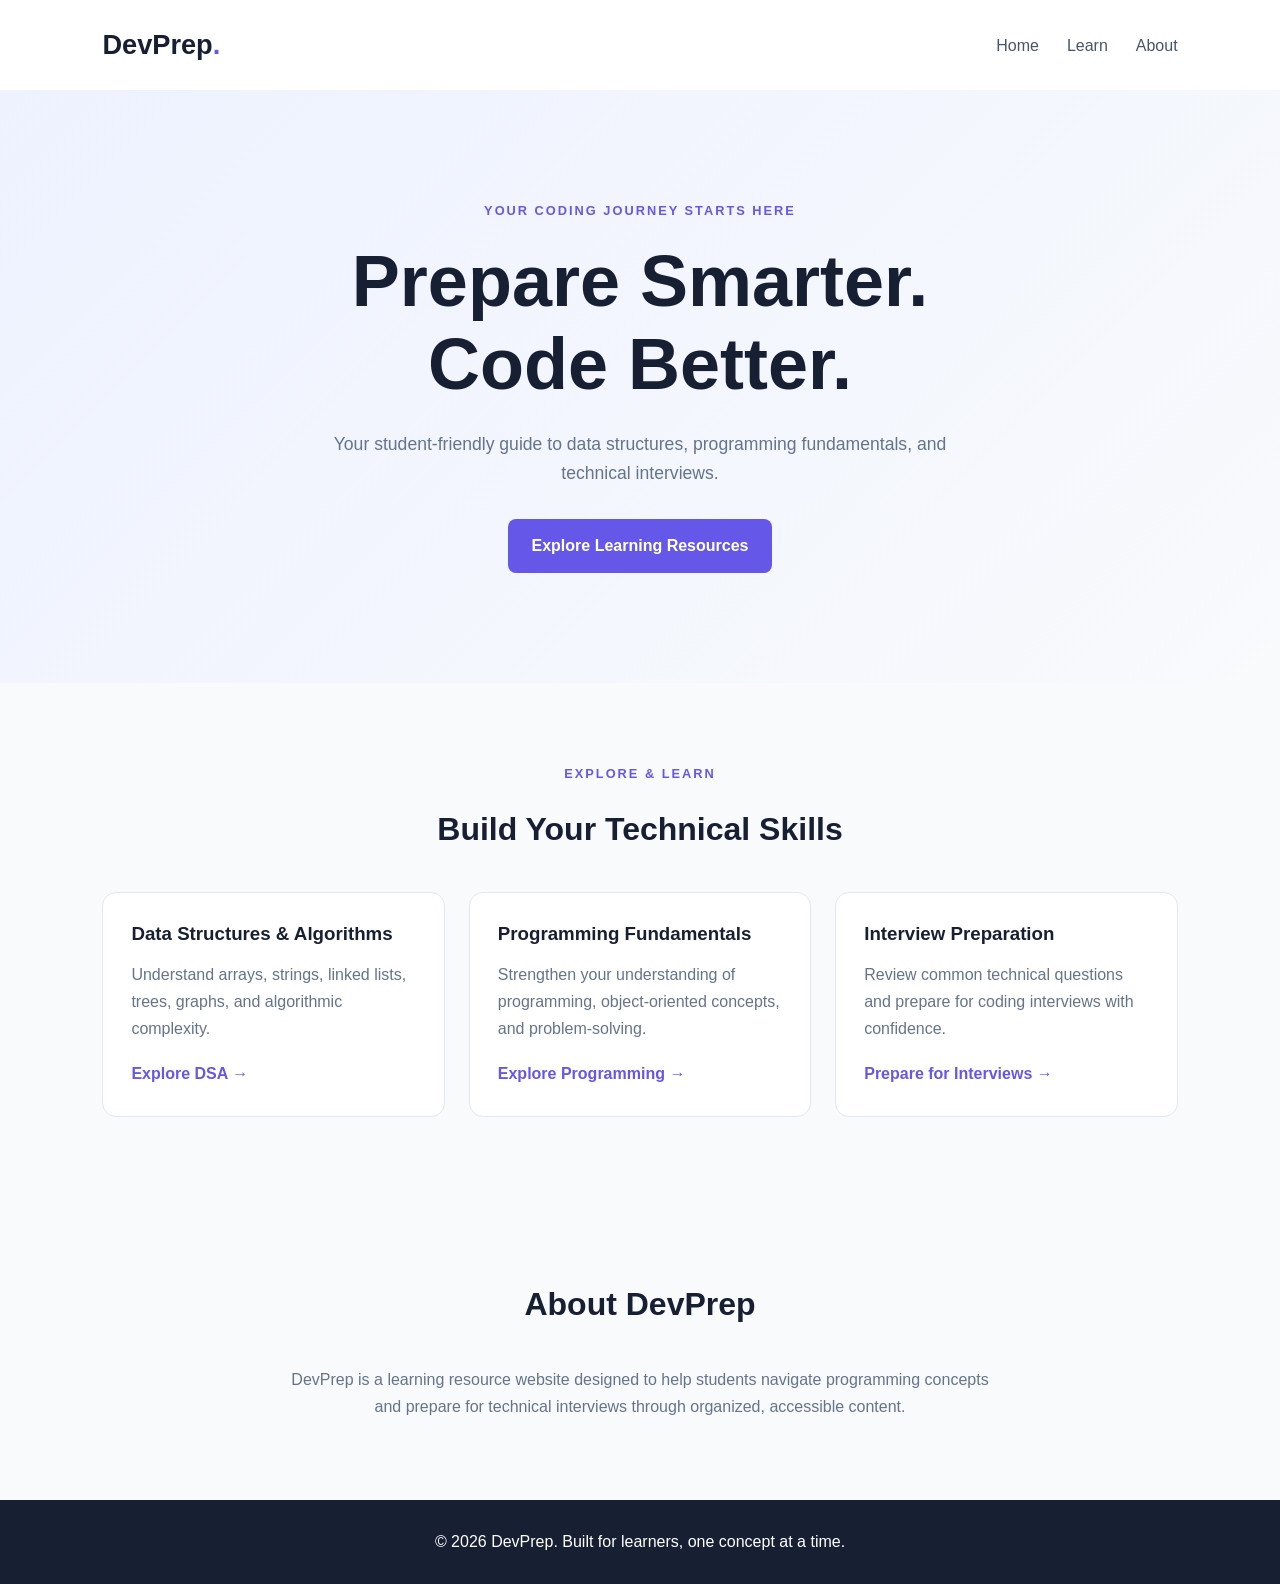
<file: index.html>
<!DOCTYPE html>
<html lang="en">
<head>
    
    <meta charset="UTF-8">
    <meta name="viewport" content="width=device-width, initial-scale=1.0">

    <title>DevPrep | DSA, Coding & Interview Preparation</title>

    <meta name="description"
          content="Prepare for technical interviews with DevPrep. Explore DSA concepts, programming tutorials, coding practice, and interview preparation resources.">

    <meta name="robots" content="index, follow">

    <link rel="canonical" href="https://vaibhavi2165.github.io/devprep/">
    <link rel="stylesheet" href="style.css">
    <meta name="google-site-verification" content="aOss_APf_h7gZK1dZ_V7EHHfTdq1URNYKser-Eo6oWM" />
</head>

<body>

    <header>
        <nav class="navbar">
            <a href="index.html" class="logo">DevPrep<span>.</span></a>

            <div class="nav-links">
                <a href="#home">Home</a>
                <a href="#topics">Learn</a>
                <a href="#about">About</a>
            </div>
        </nav>
    </header>

    <main>
        <section class="hero" id="home">
            <p class="eyebrow">YOUR CODING JOURNEY STARTS HERE</p>

            <h1>Prepare Smarter.<br>Code Better.</h1>

            <p class="hero-text">
                Your student-friendly guide to data structures,
                programming fundamentals, and technical interviews.
            </p>

            <a href="#topics" class="button">Explore Learning Resources</a>
        </section>

        <section class="topics" id="topics">
            <p class="eyebrow">EXPLORE & LEARN</p>

            <h2>Build Your Technical Skills</h2>

            <div class="card-container">
                <article class="card">
                    <h3>Data Structures & Algorithms</h3>
                    <p>
                        Understand arrays, strings, linked lists,
                        trees, graphs, and algorithmic complexity.
                    </p>
                    <a href="dsa.html">Explore DSA →</a>
                </article>

                <article class="card">
                    <h3>Programming Fundamentals</h3>
                    <p>
                        Strengthen your understanding of programming,
                        object-oriented concepts, and problem-solving.
                    </p>
                    <a href="programming.html">Explore Programming →</a>
                </article>

                <article class="card">
                    <h3>Interview Preparation</h3>
                    <p>
                        Review common technical questions and
                        prepare for coding interviews with confidence.
                    </p>
                    <a href="interview.html">Prepare for Interviews →</a>
                </article>
            </div>
        </section>

        <section class="about" id="about">
            <h2>About DevPrep</h2>

            <p>
                DevPrep is a learning resource website designed
                to help students navigate programming concepts
                and prepare for technical interviews through
                organized, accessible content.
            </p>
        </section>
    </main>

    <footer>
        <p>© 2026 DevPrep. Built for learners, one concept at a time.</p>
    </footer>

    <script src="script.js"></script>
</body>
</html>
</file>
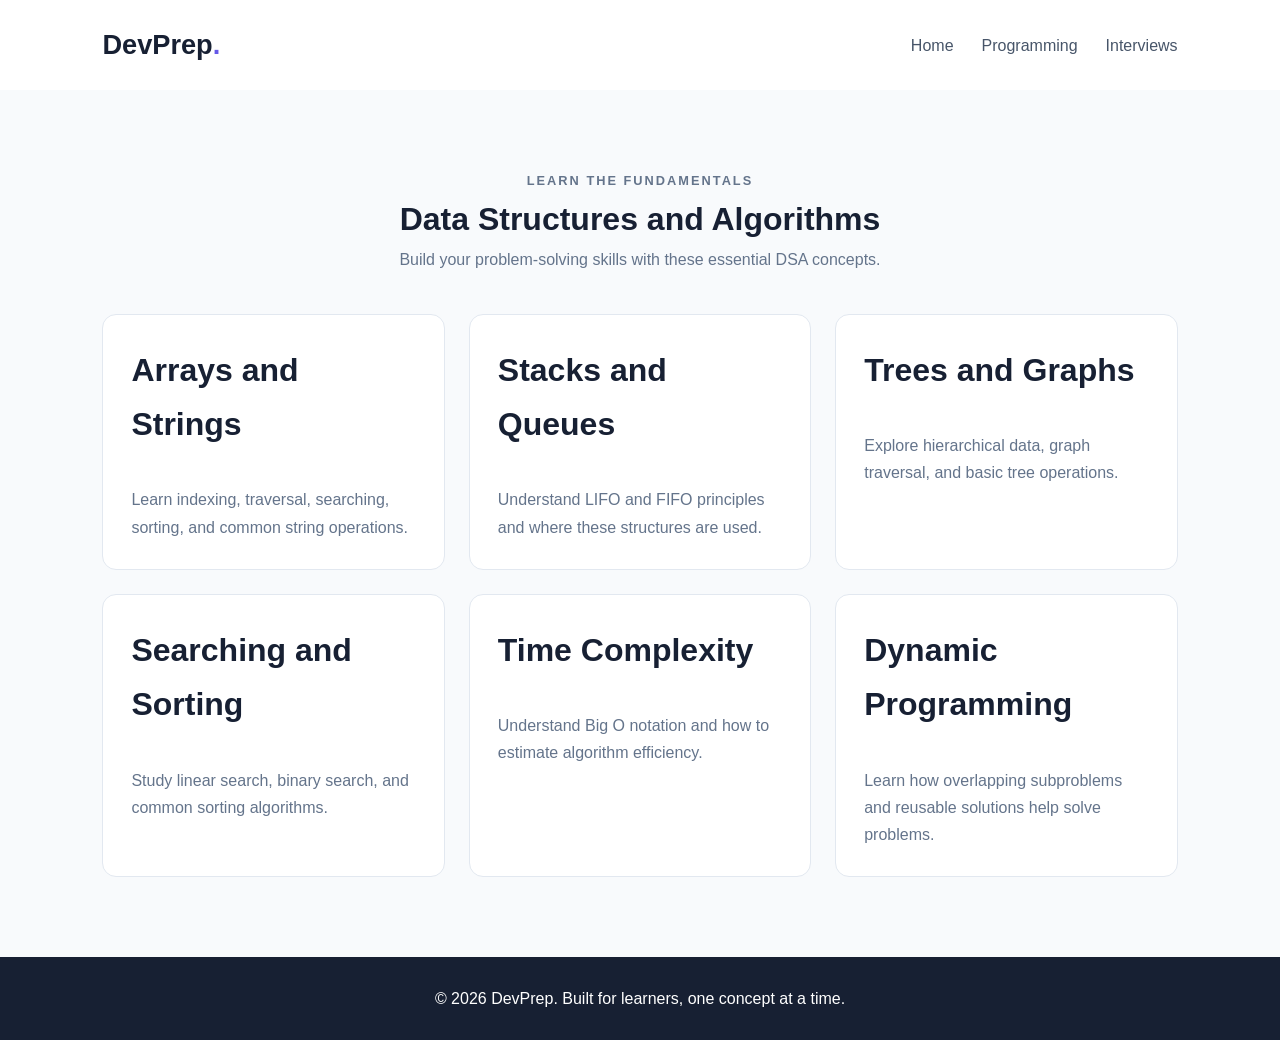
<file: dsa.html>
<!DOCTYPE html>
<html lang="en">
<head>
    <meta charset="UTF-8">
    <meta name="viewport" content="width=device-width, initial-scale=1.0">

    <title>Data Structures and Algorithms Guide | DevPrep</title>
    <meta name="description"
          content="Learn data structures and algorithms, including arrays, linked lists, stacks, queues, trees, graphs, and algorithm complexity.">
    <meta name="robots" content="index, follow">

    <link rel="canonical" href="https://vaibhavi2165.github.io/devprep/dsa.html">
    <link rel="stylesheet" href="style.css">
</head>
<body>
    <header>
        <nav class="navbar">
            <a href="index.html" class="logo">DevPrep<span>.</span></a>
            <div class="nav-links">
                <a href="index.html">Home</a>
                <a href="programming.html">Programming</a>
                <a href="interview.html">Interviews</a>
            </div>
        </nav>
    </header>

    <main class="about">
        <p class="eyebrow">LEARN THE FUNDAMENTALS</p>
        <h1>Data Structures and Algorithms</h1>
        <p>Build your problem-solving skills with these essential DSA concepts.</p>

        <div class="card-container" style="margin-top: 40px;">
            <article class="card">
                <h2>Arrays and Strings</h2>
                <p>Learn indexing, traversal, searching, sorting, and common string operations.</p>
            </article>

            <article class="card">
                <h2>Stacks and Queues</h2>
                <p>Understand LIFO and FIFO principles and where these structures are used.</p>
            </article>

            <article class="card">
                <h2>Trees and Graphs</h2>
                <p>Explore hierarchical data, graph traversal, and basic tree operations.</p>
            </article>

            <article class="card">
                <h2>Searching and Sorting</h2>
                <p>Study linear search, binary search, and common sorting algorithms.</p>
            </article>

            <article class="card">
                <h2>Time Complexity</h2>
                <p>Understand Big O notation and how to estimate algorithm efficiency.</p>
            </article>

            <article class="card">
                <h2>Dynamic Programming</h2>
                <p>Learn how overlapping subproblems and reusable solutions help solve problems.</p>
            </article>
        </div>
    </main>

    <footer>
        <p>© 2026 DevPrep. Built for learners, one concept at a time.</p>
    </footer>
</body>
</html>
</file>
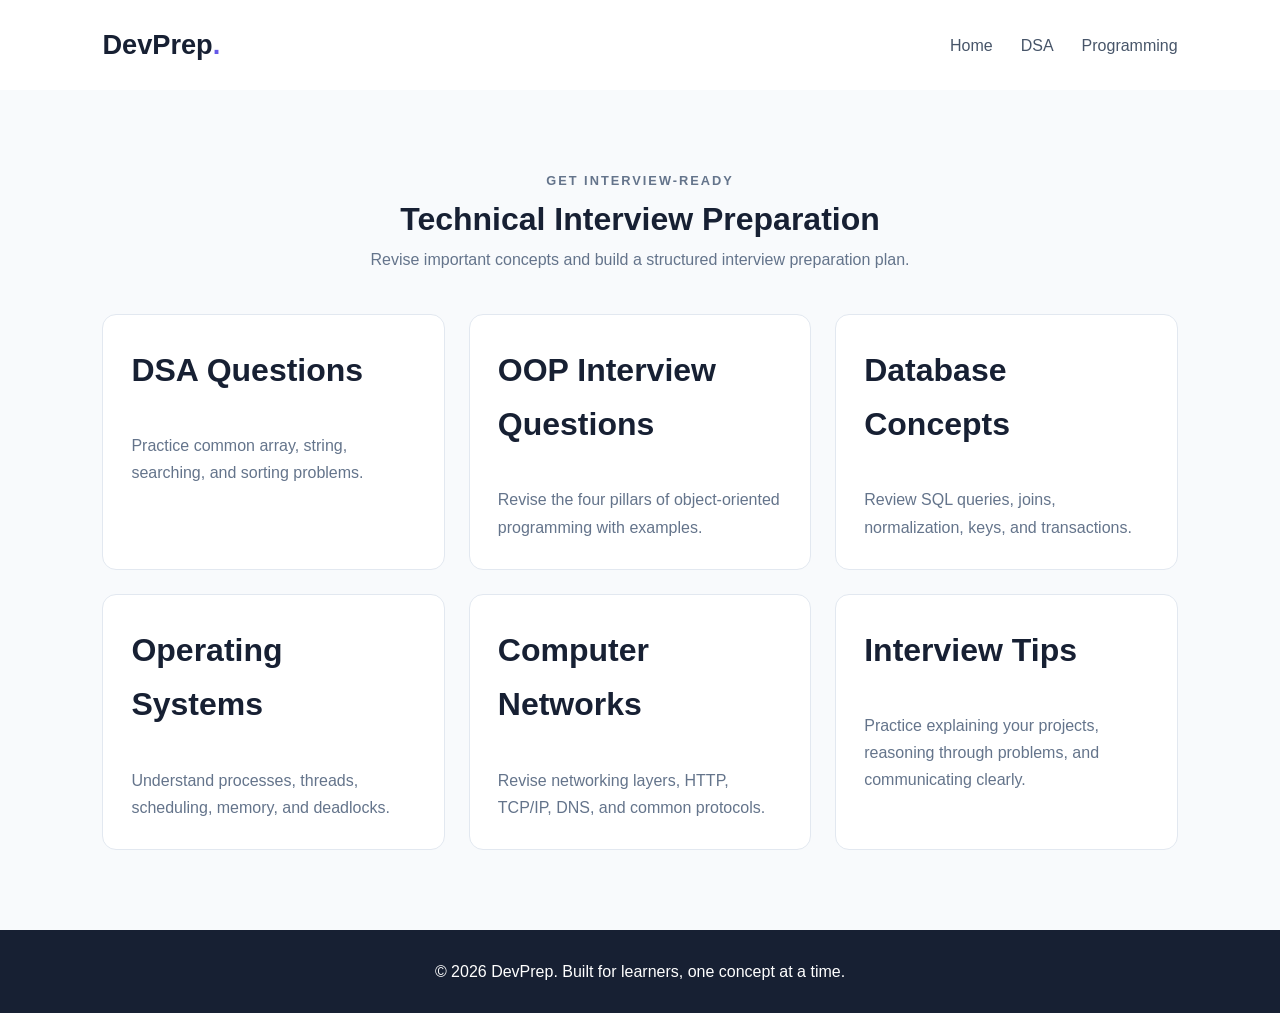
<file: interview.html>
<!DOCTYPE html>
<html lang="en">
<head>
    <meta charset="UTF-8">
    <meta name="viewport" content="width=device-width, initial-scale=1.0">

    <title>Technical Interview Preparation Guide | DevPrep</title>
    <meta name="description"
          content="Prepare for technical interviews with programming questions, DSA revision topics, OOP concepts, and practical interview tips.">
    <meta name="robots" content="index, follow">

    <link rel="canonical" href="https://vaibhavi2165.github.io/devprep/interview.html">
    <link rel="stylesheet" href="style.css">
</head>
<body>
    <header>
        <nav class="navbar">
            <a href="index.html" class="logo">DevPrep<span>.</span></a>
            <div class="nav-links">
                <a href="index.html">Home</a>
                <a href="dsa.html">DSA</a>
                <a href="programming.html">Programming</a>
            </div>
        </nav>
    </header>

    <main class="about">
        <p class="eyebrow">GET INTERVIEW-READY</p>
        <h1>Technical Interview Preparation</h1>
        <p>Revise important concepts and build a structured interview preparation plan.</p>

        <div class="card-container" style="margin-top: 40px;">
            <article class="card">
                <h2>DSA Questions</h2>
                <p>Practice common array, string, searching, and sorting problems.</p>
            </article>

            <article class="card">
                <h2>OOP Interview Questions</h2>
                <p>Revise the four pillars of object-oriented programming with examples.</p>
            </article>

            <article class="card">
                <h2>Database Concepts</h2>
                <p>Review SQL queries, joins, normalization, keys, and transactions.</p>
            </article>

            <article class="card">
                <h2>Operating Systems</h2>
                <p>Understand processes, threads, scheduling, memory, and deadlocks.</p>
            </article>

            <article class="card">
                <h2>Computer Networks</h2>
                <p>Revise networking layers, HTTP, TCP/IP, DNS, and common protocols.</p>
            </article>

            <article class="card">
                <h2>Interview Tips</h2>
                <p>Practice explaining your projects, reasoning through problems, and communicating clearly.</p>
            </article>
        </div>
    </main>

    <footer>
        <p>© 2026 DevPrep. Built for learners, one concept at a time.</p>
    </footer>
</body>
</html>
</file>
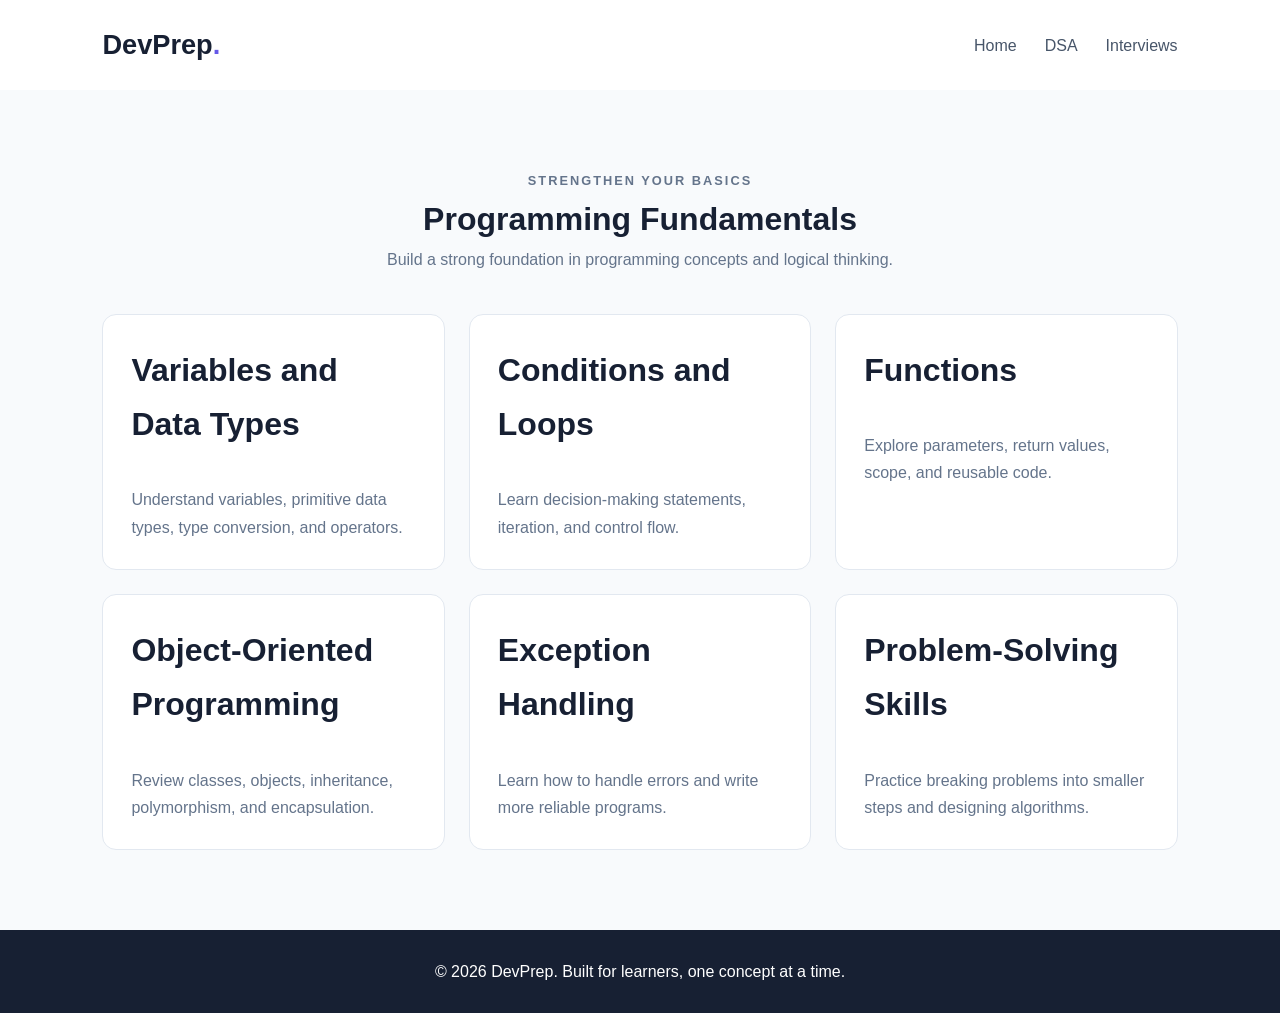
<file: programming.html>
<!DOCTYPE html>
<html lang="en">
<head>
    <meta charset="UTF-8">
    <meta name="viewport" content="width=device-width, initial-scale=1.0">

    <title>Programming Fundamentals Guide | DevPrep</title>
    <meta name="description"
          content="Review programming fundamentals, object-oriented programming, functions, loops, and problem-solving concepts with DevPrep.">
    <meta name="robots" content="index, follow">

    <link rel="canonical" href="https://vaibhavi2165.github.io/devprep/programming.html">
    <link rel="stylesheet" href="style.css">
</head>
<body>
    <header>
        <nav class="navbar">
            <a href="index.html" class="logo">DevPrep<span>.</span></a>
            <div class="nav-links">
                <a href="index.html">Home</a>
                <a href="dsa.html">DSA</a>
                <a href="interview.html">Interviews</a>
            </div>
        </nav>
    </header>

    <main class="about">
        <p class="eyebrow">STRENGTHEN YOUR BASICS</p>
        <h1>Programming Fundamentals</h1>
        <p>Build a strong foundation in programming concepts and logical thinking.</p>

        <div class="card-container" style="margin-top: 40px;">
            <article class="card">
                <h2>Variables and Data Types</h2>
                <p>Understand variables, primitive data types, type conversion, and operators.</p>
            </article>

            <article class="card">
                <h2>Conditions and Loops</h2>
                <p>Learn decision-making statements, iteration, and control flow.</p>
            </article>

            <article class="card">
                <h2>Functions</h2>
                <p>Explore parameters, return values, scope, and reusable code.</p>
            </article>

            <article class="card">
                <h2>Object-Oriented Programming</h2>
                <p>Review classes, objects, inheritance, polymorphism, and encapsulation.</p>
            </article>

            <article class="card">
                <h2>Exception Handling</h2>
                <p>Learn how to handle errors and write more reliable programs.</p>
            </article>

            <article class="card">
                <h2>Problem-Solving Skills</h2>
                <p>Practice breaking problems into smaller steps and designing algorithms.</p>
            </article>
        </div>
    </main>

    <footer>
        <p>© 2026 DevPrep. Built for learners, one concept at a time.</p>
    </footer>
</body>
</html>
</file>
<file: style.css>
* {
    margin: 0;
    padding: 0;
    box-sizing: border-box;
}

html {
    scroll-behavior: smooth;
}

body {
    font-family: -apple-system, BlinkMacSystemFont, "Segoe UI",
                 sans-serif;
    background: #f8fafc;
    color: #172033;
    line-height: 1.7;
}

.navbar {
    display: flex;
    justify-content: space-between;
    align-items: center;
    padding: 22px 8%;
    background: white;
}

.logo {
    font-size: 1.7rem;
    font-weight: 800;
    color: #172033;
    text-decoration: none;
}

.logo span {
    color: #6558e8;
}

.nav-links {
    display: flex;
    gap: 28px;
}

.nav-links a {
    color: #475569;
    text-decoration: none;
    font-weight: 500;
}

.nav-links a:hover,
.card a:hover {
    color: #6558e8;
}

.hero {
    text-align: center;
    padding: 110px 20px;
    background: linear-gradient(135deg, #eef2ff, #f8fafc);
}

.eyebrow {
    color: #6558e8;
    font-size: 0.8rem;
    font-weight: 800;
    letter-spacing: 2px;
    margin-bottom: 18px;
}

.hero h1 {
    font-size: clamp(2.5rem, 6vw, 4.5rem);
    line-height: 1.15;
    margin-bottom: 24px;
}

.hero-text {
    max-width: 620px;
    margin: 0 auto 30px;
    color: #64748b;
    font-size: 1.1rem;
}

.button {
    display: inline-block;
    background: #6558e8;
    color: white;
    padding: 13px 24px;
    border-radius: 8px;
    text-decoration: none;
    font-weight: 700;
}

.button:hover {
    background: #5145c5;
}

.topics,
.about {
    padding: 80px 8%;
    text-align: center;
}

.topics h2,
.about h2 {
    font-size: 2rem;
    margin-bottom: 35px;
}

.card-container {
    display: grid;
    grid-template-columns: repeat(3, minmax(0, 1fr));
    gap: 24px;
    text-align: left;
}

.card {
    background: white;
    padding: 28px;
    border: 1px solid #e2e8f0;
    border-radius: 14px;
}

.card h3 {
    margin-bottom: 14px;
    line-height: 1.4;
}

.card p {
    color: #64748b;
    margin-bottom: 18px;
}

.card a {
    color: #6558e8;
    text-decoration: none;
    font-weight: 700;
}

.about p {
    max-width: 700px;
    margin: 0 auto;
    color: #64748b;
}

footer {
    text-align: center;
    padding: 28px;
    background: #172033;
    color: white;
}

@media (max-width: 768px) {
    .navbar {
        padding: 18px 5%;
        flex-wrap: wrap;
        gap: 14px;
    }

    .nav-links {
        gap: 16px;
        flex-wrap: wrap;
    }

    .hero {
        padding: 80px 20px;
    }

    .topics,
    .about {
        padding: 60px 5%;
    }

    .card-container {
        grid-template-columns: 1fr;
    }
}
</file>
